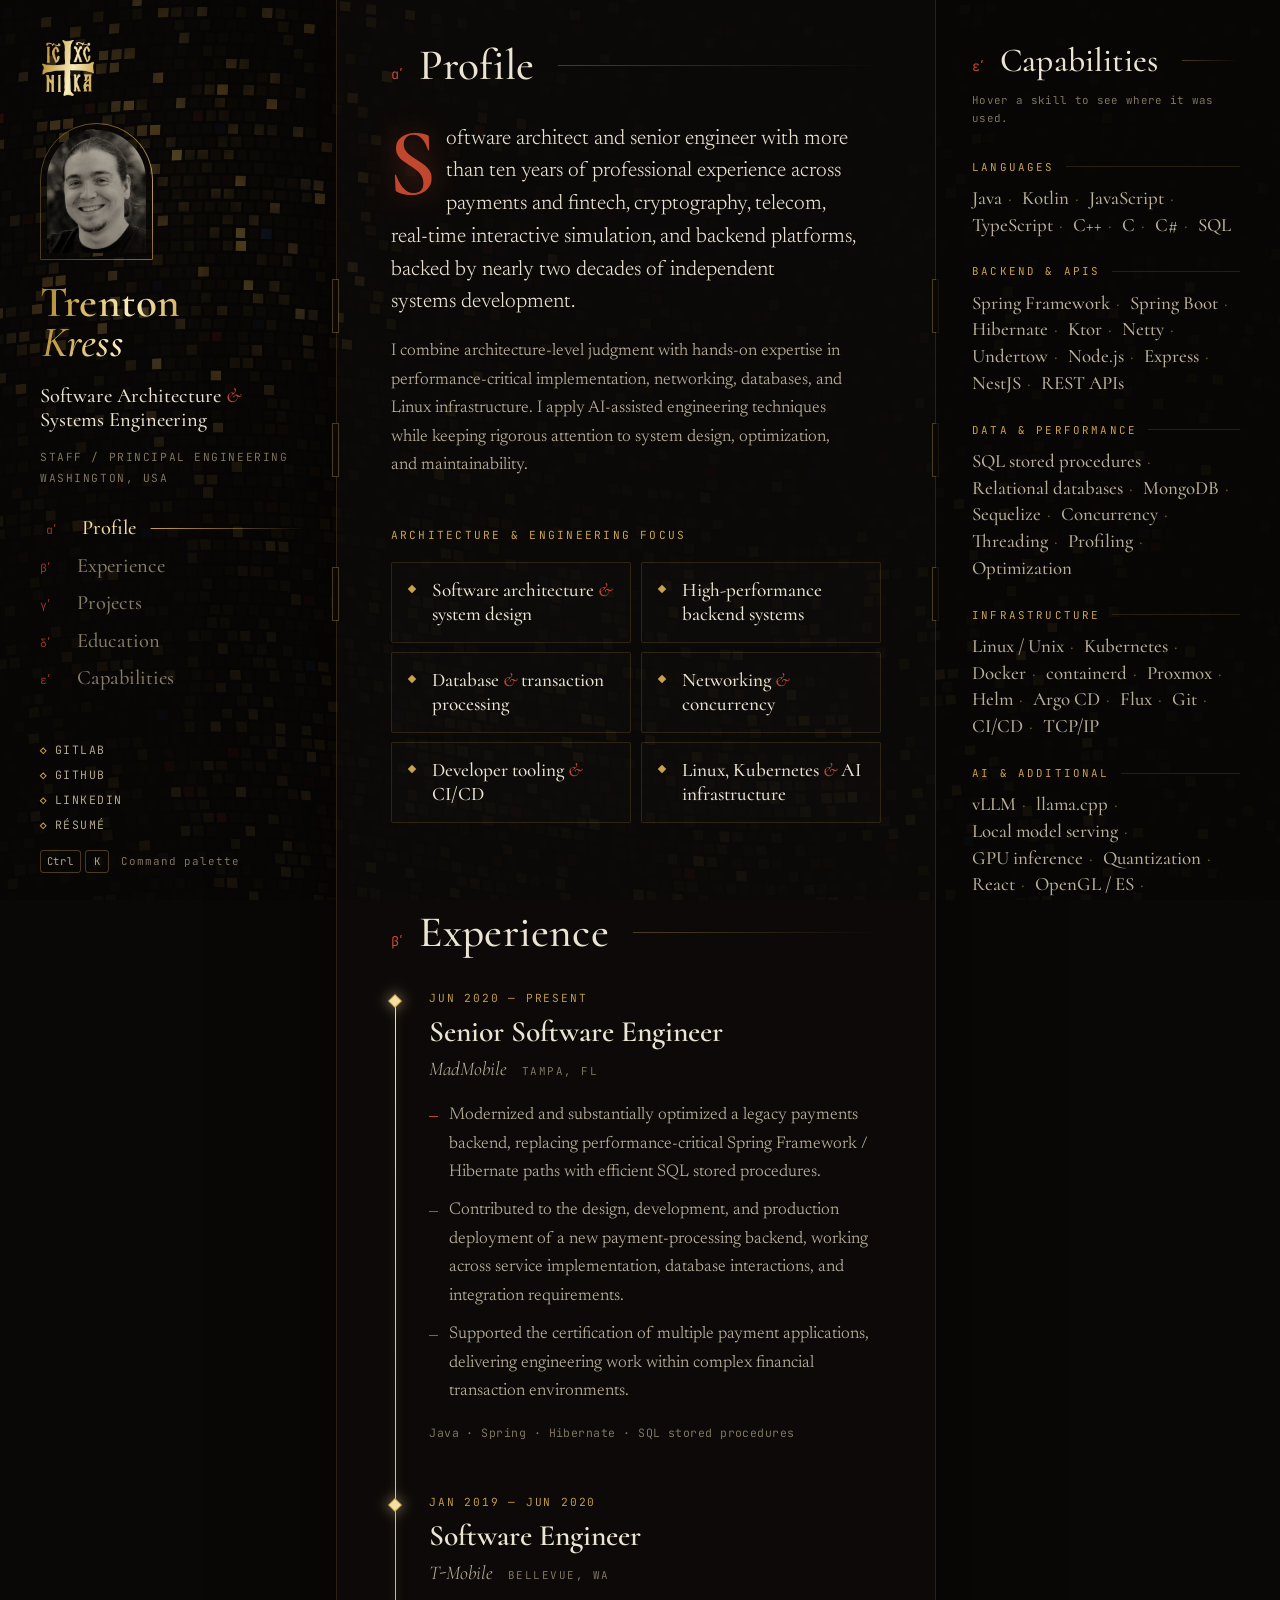
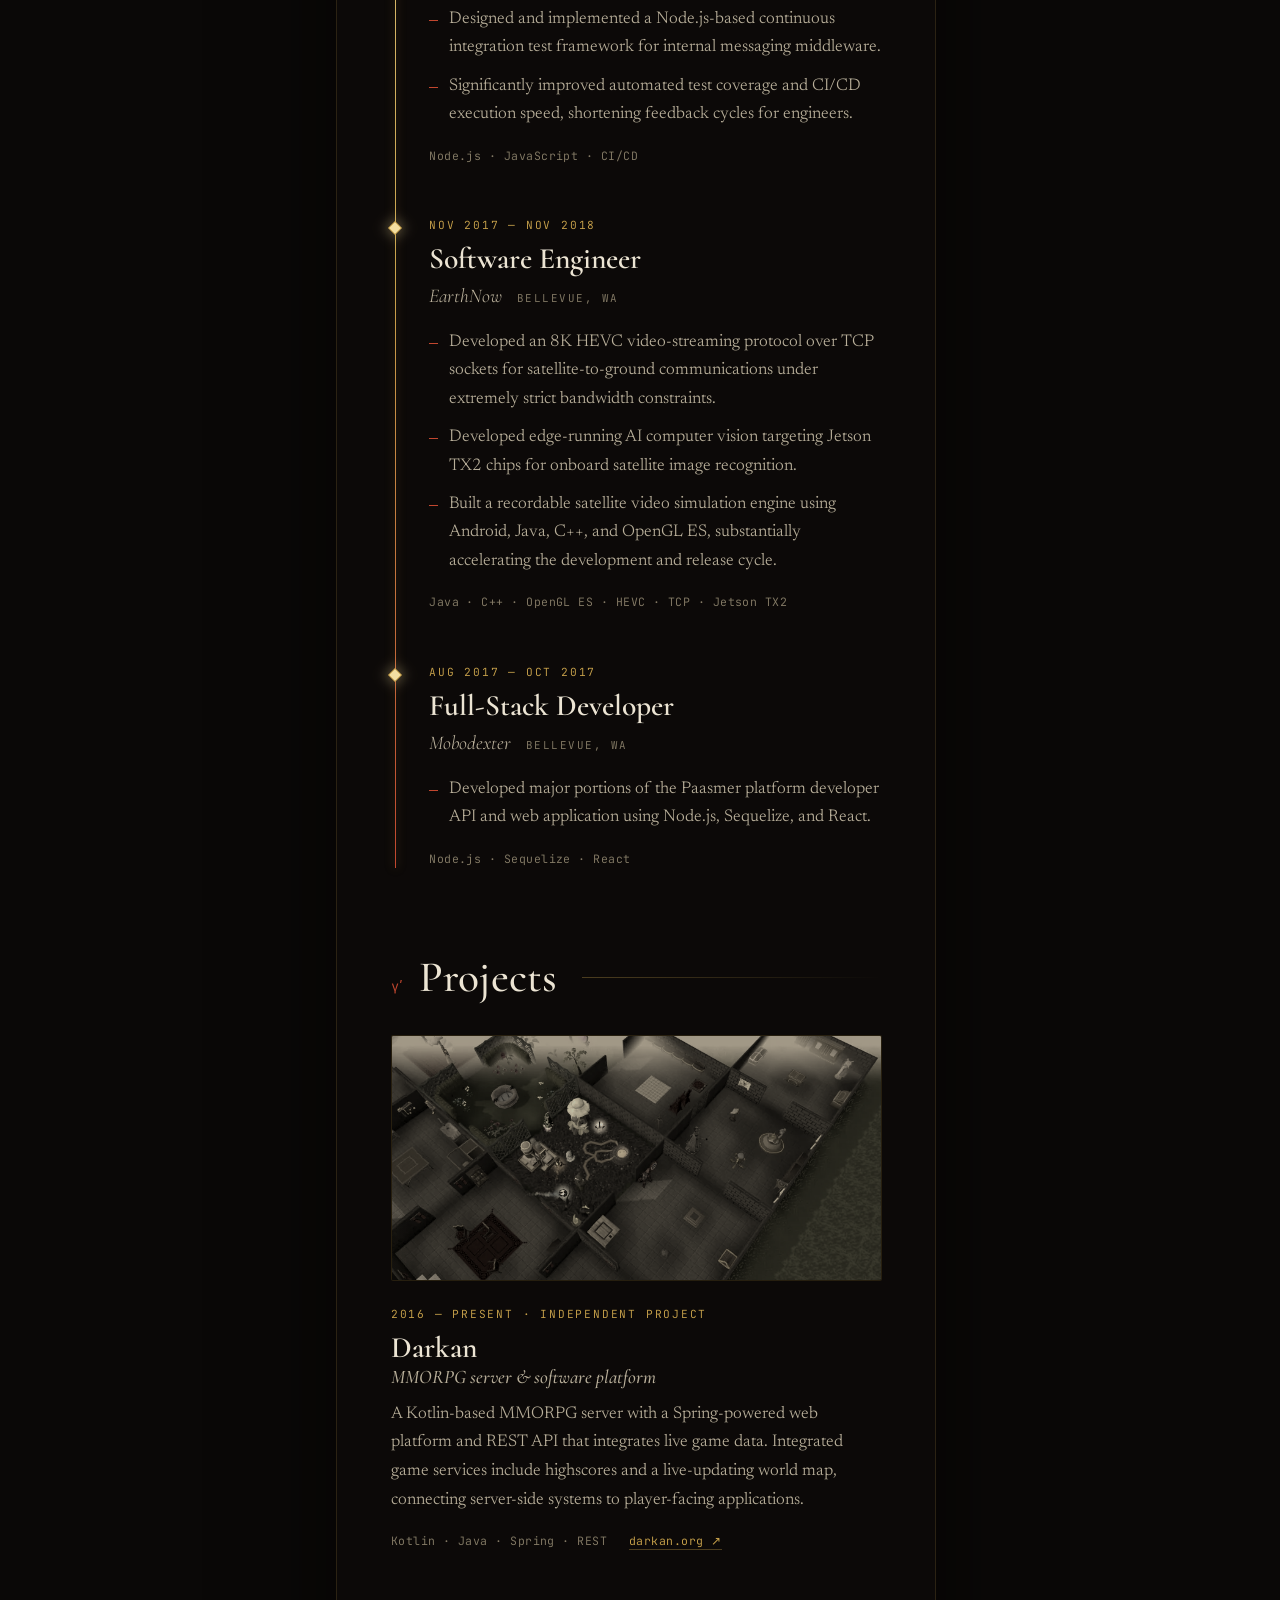
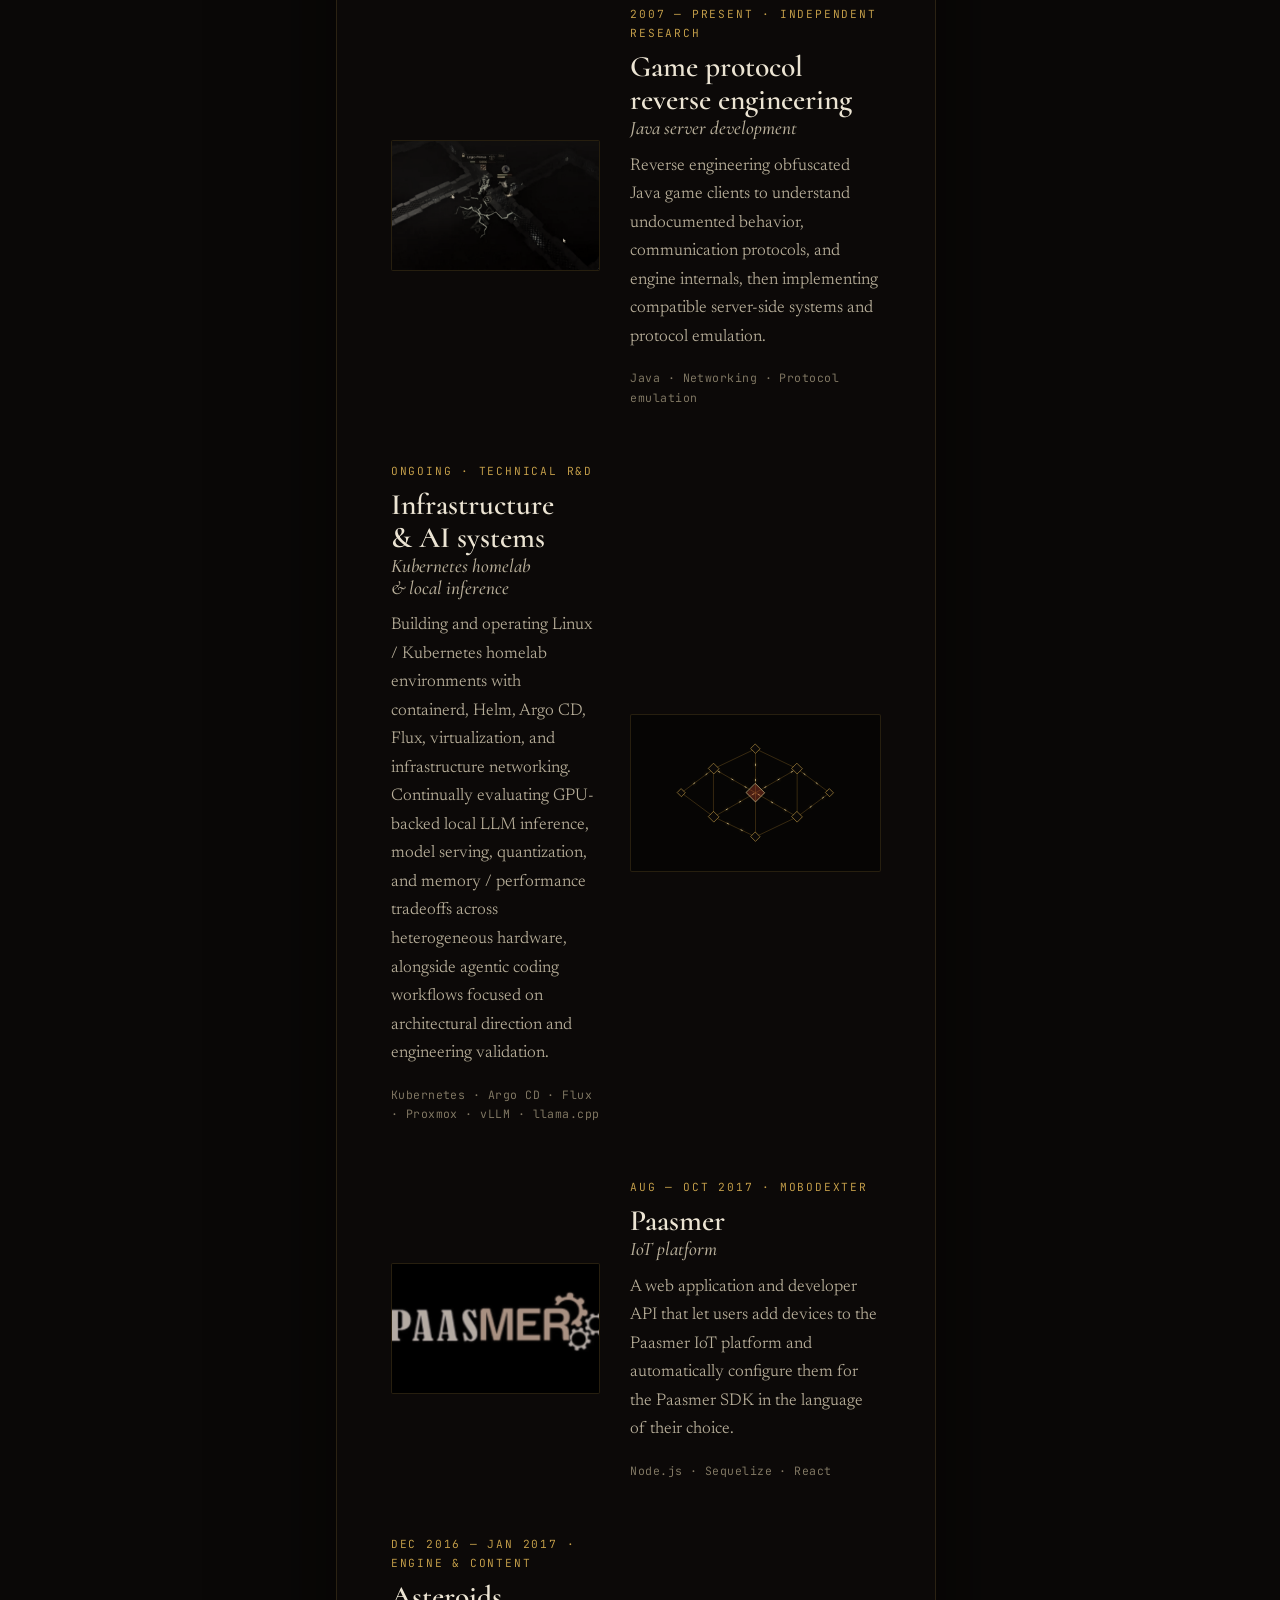
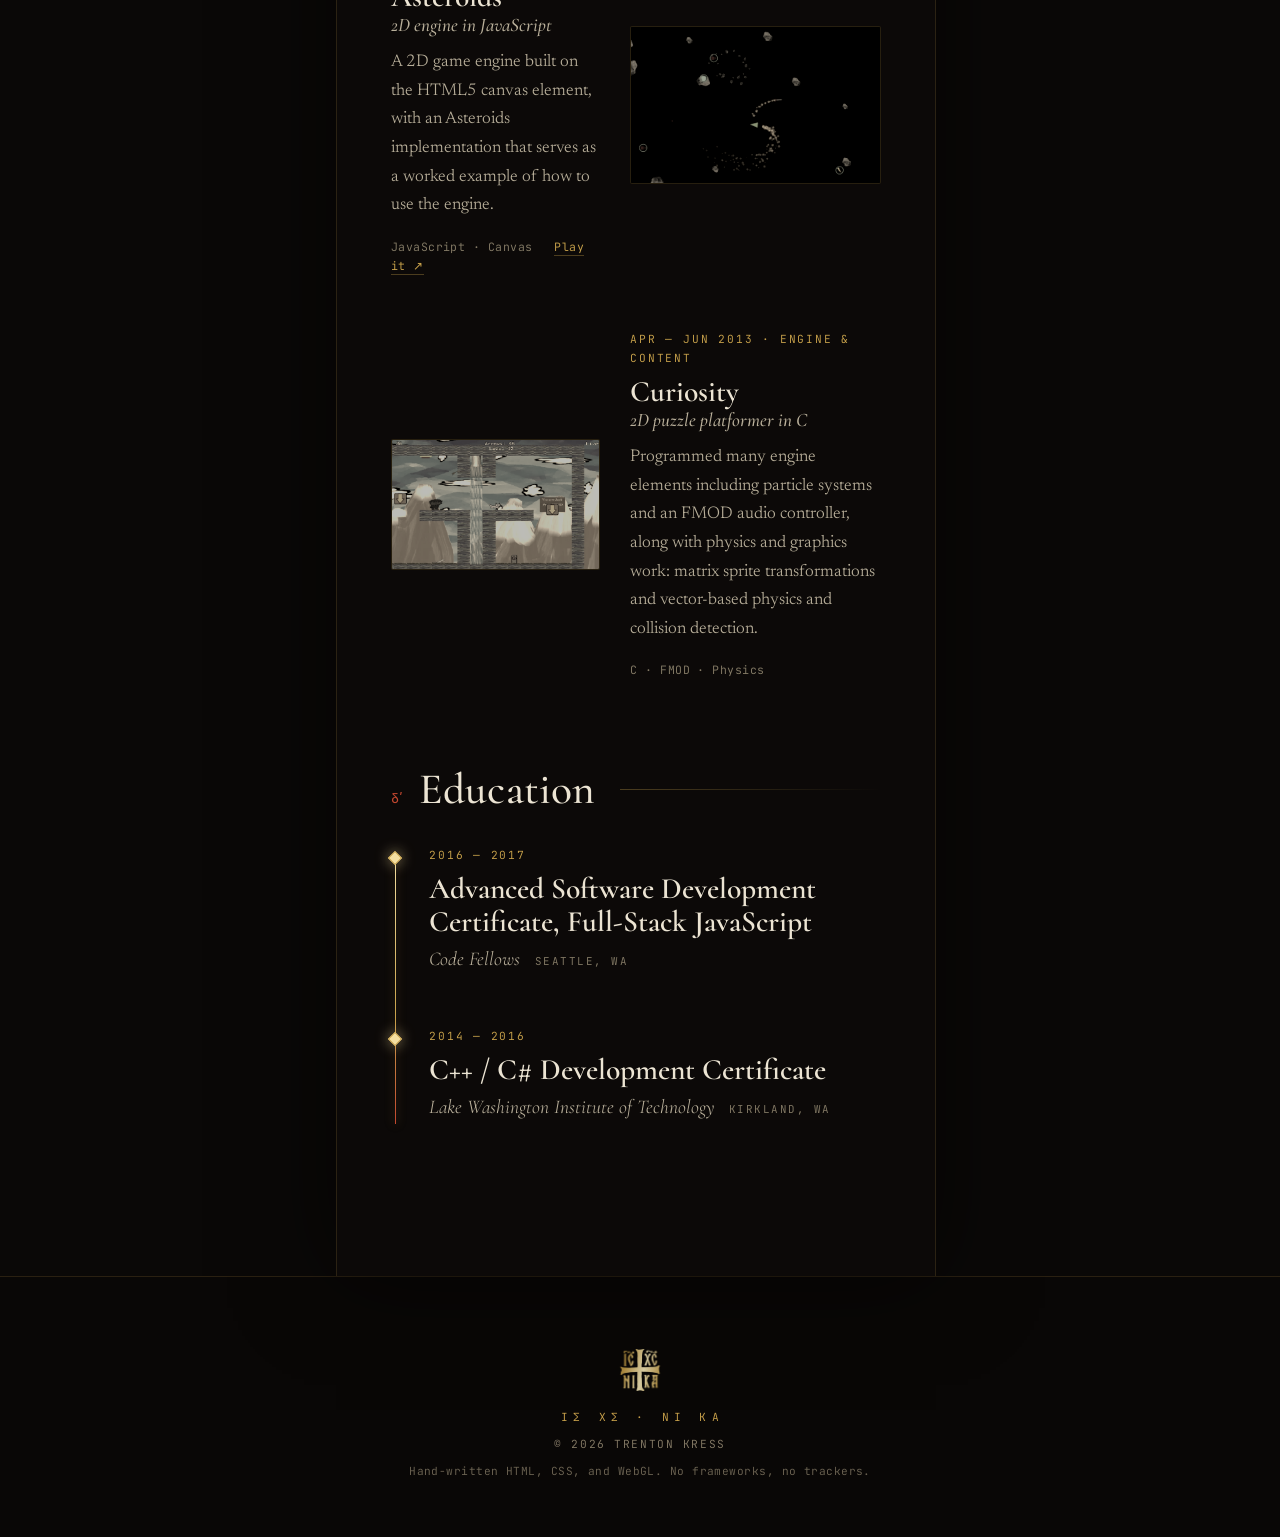
<file: index.html>
<!DOCTYPE html>
<html lang="en">

<head>
  <meta charset="utf-8">
  <meta name="viewport" content="width=device-width, initial-scale=1, viewport-fit=cover">
  <title>Trenton Kress — Software Architect &amp; Senior Software Engineer | Java, Kotlin, Backend Systems</title>
  <meta name="description" content="Trenton Kress is a software architect and senior software engineer with 10+ years across payments and fintech, telecom, satellite video, and high-performance backend systems in Java, Kotlin, C++, and Node.js.">
  <meta name="author" content="Trenton Kress">
  <meta name="robots" content="index, follow, max-image-preview:large, max-snippet:-1">
  <meta name="theme-color" content="#0a0807">
  <meta name="color-scheme" content="dark">
  <link rel="canonical" href="https://trentonkress.com/">

  <meta property="og:type" content="profile">
  <meta property="og:site_name" content="Trenton Kress">
  <meta property="og:locale" content="en_US">
  <meta property="og:url" content="https://trentonkress.com/">
  <meta property="og:title" content="Trenton Kress — Software Architecture &amp; Systems Engineering">
  <meta property="og:description" content="Software architect and senior engineer: payments and fintech, telecom, satellite video, game servers, and high-performance backend systems in Java, Kotlin, C++, and Node.js.">
  <meta property="og:image" content="https://trentonkress.com/assets/img/og.png">
  <meta property="og:image:width" content="1200">
  <meta property="og:image:height" content="630">
  <meta property="og:image:alt" content="Trenton Kress — Software Architecture and Systems Engineering">
  <meta property="profile:first_name" content="Trenton">
  <meta property="profile:last_name" content="Kress">
  <meta property="profile:username" content="titandino">

  <meta name="twitter:card" content="summary_large_image">
  <meta name="twitter:title" content="Trenton Kress — Software Architecture &amp; Systems Engineering">
  <meta name="twitter:description" content="Software architect and senior engineer: payments and fintech, telecom, satellite video, game servers, and high-performance backend systems.">
  <meta name="twitter:image" content="https://trentonkress.com/assets/img/og.png">
  <meta name="twitter:image:alt" content="Trenton Kress — Software Architecture and Systems Engineering">

  <link rel="me" href="https://gitlab.com/titandino">
  <link rel="me" href="https://github.com/titandino">
  <link rel="me" href="https://www.linkedin.com/in/trenton-kress">

  <link rel="icon" href="/favicon.ico" sizes="any">
  <link rel="icon" type="image/png" sizes="192x192" href="/assets/img/icon-192.png">
  <link rel="apple-touch-icon" href="/apple-touch-icon.png">
  <link rel="manifest" href="/manifest.json">

  <link rel="preload" href="/assets/fonts/cormorant.woff2" as="font" type="font/woff2" crossorigin>
  <link rel="preload" href="/assets/fonts/newsreader.woff2" as="font" type="font/woff2" crossorigin>
  <link rel="preload" href="/assets/fonts/jetbrains-mono.woff2" as="font" type="font/woff2" crossorigin>
  <link rel="stylesheet" href="/css/global.css">
  <script>document.documentElement.classList.add('js')</script>

  <script type="application/ld+json">
  {
    "@context": "https://schema.org",
    "@graph": [
      {
        "@type": "WebSite",
        "@id": "https://trentonkress.com/#website",
        "url": "https://trentonkress.com/",
        "name": "Trenton Kress",
        "description": "Portfolio and digital résumé of Trenton Kress, software architect and senior software engineer.",
        "inLanguage": "en-US",
        "publisher": { "@id": "https://trentonkress.com/#person" }
      },
      {
        "@type": "ProfilePage",
        "@id": "https://trentonkress.com/#profilepage",
        "url": "https://trentonkress.com/",
        "name": "Trenton Kress — Software Architect & Senior Software Engineer",
        "isPartOf": { "@id": "https://trentonkress.com/#website" },
        "about": { "@id": "https://trentonkress.com/#person" },
        "mainEntity": { "@id": "https://trentonkress.com/#person" },
        "primaryImageOfPage": "https://trentonkress.com/assets/img/og.png",
        "dateModified": "2026-11-18",
        "inLanguage": "en-US"
      },
      {
        "@type": "Person",
        "@id": "https://trentonkress.com/#person",
        "name": "Trenton Kress",
        "givenName": "Trenton",
        "familyName": "Kress",
        "alternateName": "titandino",
        "url": "https://trentonkress.com/",
        "image": "https://trentonkress.com/assets/img/trenton-kress.jpg",
        "jobTitle": "Senior Software Engineer",
        "description": "Software architect and senior engineer with 10+ years of professional experience across payments and fintech, cryptography, telecom, real-time interactive simulation, and backend platforms.",
        "address": { "@type": "PostalAddress", "addressRegion": "WA", "addressCountry": "US" },
        "worksFor": { "@type": "Organization", "name": "MadMobile" },
        "alumniOf": [
          { "@type": "EducationalOrganization", "name": "Code Fellows" },
          { "@type": "CollegeOrUniversity", "name": "Lake Washington Institute of Technology" }
        ],
        "hasCredential": [
          { "@type": "EducationalOccupationalCredential", "name": "Advanced Software Development Certificate, Full-Stack JavaScript", "credentialCategory": "certificate" },
          { "@type": "EducationalOccupationalCredential", "name": "C++ / C# Development Certificate", "credentialCategory": "certificate" }
        ],
        "knowsAbout": [
          "Software architecture", "System design", "High-performance backend systems", "Payment processing",
          "Database and transaction processing", "Networking and concurrency", "Reverse engineering",
          "Java", "Kotlin", "JavaScript", "TypeScript", "C++", "C", "C#", "SQL",
          "Spring Boot", "Hibernate", "Ktor", "Netty", "Node.js", "NestJS", "React",
          "Linux", "Kubernetes", "Docker", "Argo CD", "Flux", "CI/CD",
          "Local LLM inference", "vLLM", "llama.cpp", "OpenGL ES", "HEVC video streaming"
        ],
        "sameAs": [
          "https://gitlab.com/titandino",
          "https://github.com/titandino",
          "https://www.linkedin.com/in/trenton-kress"
        ]
      }
    ]
  }
  </script>
</head>

<body>
  <a class="skip" href="#profile">Skip to content</a>
  <canvas id="mosaic" aria-hidden="true"></canvas>

  <div class="triptych">
    <header class="wing wing-identity">
      <div class="identity">
        <span class="sigil" role="img" aria-label="IC XC NIKA — Jesus Christ Conquers"></span>
        <figure class="niche gild">
          <img src="/assets/img/selfie.webp" width="269" height="299" alt="Portrait of Trenton Kress" fetchpriority="high" decoding="async">
        </figure>
        <h1 class="leaf">Trenton <span>Kress</span></h1>
        <p class="office">Software Architecture <i>&amp;</i> Systems Engineering</p>
        <p class="locus">Staff / Principal Engineering<br>Washington, USA</p>
      </div>

      <nav class="sections" aria-label="Sections">
        <ol>
          <li><a href="#profile" data-spy="profile"><span class="num" aria-hidden="true">αʹ</span>Profile</a></li>
          <li><a href="#experience" data-spy="experience"><span class="num" aria-hidden="true">βʹ</span>Experience</a></li>
          <li><a href="#projects" data-spy="projects"><span class="num" aria-hidden="true">γʹ</span>Projects</a></li>
          <li><a href="#education" data-spy="education"><span class="num" aria-hidden="true">δʹ</span>Education</a></li>
          <li><a href="#capabilities" data-spy="capabilities"><span class="num" aria-hidden="true">εʹ</span>Capabilities</a></li>
        </ol>
      </nav>

      <div class="elsewhere">
        <ul class="links">
          <li><a href="https://gitlab.com/titandino" target="_blank" rel="me noopener">GitLab</a></li>
          <li><a href="https://github.com/titandino" target="_blank" rel="me noopener">GitHub</a></li>
          <li><a href="https://www.linkedin.com/in/trenton-kress" target="_blank" rel="me noopener">LinkedIn</a></li>
          <li><a href="https://drive.google.com/file/d/19GOUde92zU4j8xA2kPkXCQIMkXFKGWsH/view?usp=sharing" target="_blank" rel="noopener">Résumé</a></li>
        </ul>
        <button class="summon" type="button" aria-haspopup="dialog" aria-controls="palette">
          <kbd>Ctrl</kbd><kbd>K</kbd><span>Command palette</span>
        </button>
      </div>
    </header>

    <main id="content">
      <section id="profile" aria-labelledby="h-profile">
        <header class="rubric">
          <span class="num" aria-hidden="true">αʹ</span>
          <h2 id="h-profile">Profile</h2>
        </header>
        <p class="lede">Software architect and senior engineer with more than ten years of professional experience across payments and fintech, cryptography, telecom, real-time interactive simulation, and backend platforms, backed by nearly two decades of independent systems development.</p>
        <p>I combine architecture-level judgment with hands-on expertise in performance-critical implementation, networking, databases, and Linux infrastructure. I apply AI-assisted engineering techniques while keeping rigorous attention to system design, optimization, and maintainability.</p>

        <h3 class="minor reveal">Architecture &amp; engineering focus</h3>
        <ul class="focus">
          <li class="gild reveal">Software architecture <i>&amp;</i> system design</li>
          <li class="gild reveal">High-performance backend systems</li>
          <li class="gild reveal">Database <i>&amp;</i> transaction processing</li>
          <li class="gild reveal">Networking <i>&amp;</i> concurrency</li>
          <li class="gild reveal">Developer tooling <i>&amp;</i> CI/CD</li>
          <li class="gild reveal">Linux, Kubernetes <i>&amp;</i> AI infrastructure</li>
        </ul>
      </section>

      <section id="experience" aria-labelledby="h-experience">
        <header class="rubric">
          <span class="num" aria-hidden="true">βʹ</span>
          <h2 id="h-experience">Experience</h2>
        </header>

        <ol class="thread">
          <li class="entry reveal" tabindex="0" data-name="MadMobile" data-uses="java spring hibernate sql procs rdb rest profiling">
            <p class="when"><time datetime="2020-06">Jun 2020</time> — Present</p>
            <h3>Senior Software Engineer</h3>
            <p class="where">MadMobile <span>Tampa, FL</span></p>
            <ul>
              <li>Modernized and substantially optimized a legacy payments backend, replacing performance-critical Spring Framework / Hibernate paths with efficient SQL stored procedures.</li>
              <li>Contributed to the design, development, and production deployment of a new payment-processing backend, working across service implementation, database interactions, and integration requirements.</li>
              <li>Supported the certification of multiple payment applications, delivering engineering work within complex financial transaction environments.</li>
            </ul>
            <p class="stack">Java · Spring · Hibernate · SQL stored procedures</p>
          </li>

          <li class="entry reveal" tabindex="0" data-name="T-Mobile" data-uses="node js cicd git">
            <p class="when"><time datetime="2019-01">Jan 2019</time> — <time datetime="2020-06">Jun 2020</time></p>
            <h3>Software Engineer</h3>
            <p class="where">T-Mobile <span>Bellevue, WA</span></p>
            <ul>
              <li>Designed and implemented a Node.js-based continuous integration test framework for internal messaging middleware.</li>
              <li>Significantly improved automated test coverage and CI/CD execution speed, shortening feedback cycles for engineers.</li>
            </ul>
            <p class="stack">Node.js · JavaScript · CI/CD</p>
          </li>

          <li class="entry reveal" tabindex="0" data-name="EarthNow" data-uses="java cpp opengl hevc tcp concurrency gpu linux">
            <p class="when"><time datetime="2017-11">Nov 2017</time> — <time datetime="2018-11">Nov 2018</time></p>
            <h3>Software Engineer</h3>
            <p class="where">EarthNow <span>Bellevue, WA</span></p>
            <ul>
              <li>Developed an 8K HEVC video-streaming protocol over TCP sockets for satellite-to-ground communications under extremely strict bandwidth constraints.</li>
              <li>Developed edge-running AI computer vision targeting Jetson TX2 chips for onboard satellite image recognition.</li>
              <li>Built a recordable satellite video simulation engine using Android, Java, C++, and OpenGL ES, substantially accelerating the development and release cycle.</li>
            </ul>
            <p class="stack">Java · C++ · OpenGL ES · HEVC · TCP · Jetson TX2</p>
          </li>

          <li class="entry reveal" tabindex="0" data-name="Mobodexter" data-uses="node js sequelize react rest">
            <p class="when"><time datetime="2017-08">Aug 2017</time> — <time datetime="2017-10">Oct 2017</time></p>
            <h3>Full-Stack Developer</h3>
            <p class="where">Mobodexter <span>Bellevue, WA</span></p>
            <ul>
              <li>Developed major portions of the Paasmer platform developer API and web application using Node.js, Sequelize, and React.</li>
            </ul>
            <p class="stack">Node.js · Sequelize · React</p>
          </li>
        </ol>
      </section>

      <section id="projects" aria-labelledby="h-projects">
        <header class="rubric">
          <span class="num" aria-hidden="true">γʹ</span>
          <h2 id="h-projects">Projects</h2>
        </header>

        <article class="work work-major reveal" tabindex="0" data-name="Darkan" data-uses="kotlin java spring rest tcp concurrency">
          <figure class="plate gild">
            <img src="/assets/img/darkan.webp" width="800" height="400" alt="In-game view of a player-owned house in Darkan, an MMORPG server" loading="lazy" decoding="async">
          </figure>
          <div class="work-text">
            <p class="when"><time datetime="2016">2016</time> — Present · Independent project</p>
            <h3>Darkan <span>MMORPG server &amp; software platform</span></h3>
            <p>A Kotlin-based MMORPG server with a Spring-powered web platform and REST API that integrates live game data. Integrated game services include highscores and a live-updating world map, connecting server-side systems to player-facing applications.</p>
            <p class="stack">Kotlin · Java · Spring · REST <a href="https://darkan.org" target="_blank" rel="noopener">darkan.org</a></p>
          </div>
        </article>

        <article class="work reveal" tabindex="0" data-name="Protocol reverse engineering" data-uses="java tcp concurrency">
          <figure class="plate gild">
            <img src="/assets/img/runescape.webp" width="800" height="400" alt="Game client connected to a custom emulated Java game server" loading="lazy" decoding="async">
          </figure>
          <div class="work-text">
            <p class="when"><time datetime="2007">2007</time> — Present · Independent research</p>
            <h3>Game protocol reverse engineering <span>Java server development</span></h3>
            <p>Reverse engineering obfuscated Java game clients to understand undocumented behavior, communication protocols, and engine internals, then implementing compatible server-side systems and protocol emulation.</p>
            <p class="stack">Java · Networking · Protocol emulation</p>
          </div>
        </article>

        <article class="work reveal" tabindex="0" data-name="Infrastructure &amp; AI systems" data-uses="linux k8s docker containerd proxmox helm argo flux vllm llamacpp serving gpu quant">
          <figure class="plate plate-drawn gild" aria-hidden="true">
            <svg viewBox="0 0 400 250" fill="none" stroke-linecap="round">
              <g class="mesh">
                <path d="M200 125 L110 73 M200 125 L290 73 M200 125 L110 177 M200 125 L290 177 M200 125 L200 30 M200 125 L200 220 M110 73 L200 30 L290 73 L290 177 L200 220 L110 177 Z M110 73 L40 125 L110 177 M290 73 L360 125 L290 177"/>
              </g>
              <g class="flow">
                <path d="M40 125 L110 73 L200 125 L290 177 L360 125"/>
                <path d="M200 30 L200 125 L110 177 L200 220"/>
                <path d="M360 125 L290 73 L200 125"/>
              </g>
              <g class="nodes">
                <rect x="186" y="111" width="28" height="28" transform="rotate(45 200 125)"/>
                <rect x="102" y="65" width="16" height="16" transform="rotate(45 110 73)"/>
                <rect x="282" y="65" width="16" height="16" transform="rotate(45 290 73)"/>
                <rect x="102" y="169" width="16" height="16" transform="rotate(45 110 177)"/>
                <rect x="282" y="169" width="16" height="16" transform="rotate(45 290 177)"/>
                <rect x="193" y="23" width="14" height="14" transform="rotate(45 200 30)"/>
                <rect x="193" y="213" width="14" height="14" transform="rotate(45 200 220)"/>
                <rect x="34" y="119" width="12" height="12" transform="rotate(45 40 125)"/>
                <rect x="354" y="119" width="12" height="12" transform="rotate(45 360 125)"/>
              </g>
            </svg>
          </figure>
          <div class="work-text">
            <p class="when">Ongoing · Technical R&amp;D</p>
            <h3>Infrastructure &amp; AI systems <span>Kubernetes homelab &amp; local inference</span></h3>
            <p>Building and operating Linux / Kubernetes homelab environments with containerd, Helm, Argo CD, Flux, virtualization, and infrastructure networking. Continually evaluating GPU-backed local LLM inference, model serving, quantization, and memory / performance tradeoffs across heterogeneous hardware, alongside agentic coding workflows focused on architectural direction and engineering validation.</p>
            <p class="stack">Kubernetes · Argo CD · Flux · Proxmox · vLLM · llama.cpp</p>
          </div>
        </article>

        <article class="work reveal" tabindex="0" data-name="Paasmer" data-uses="node js sequelize react rest">
          <figure class="plate plate-light gild">
            <img src="/assets/img/paasmer.webp" width="800" height="400" alt="Paasmer IoT platform web application" loading="lazy" decoding="async">
          </figure>
          <div class="work-text">
            <p class="when"><time datetime="2017-08">Aug</time> — <time datetime="2017-10">Oct 2017</time> · Mobodexter</p>
            <h3>Paasmer <span>IoT platform</span></h3>
            <p>A web application and developer API that let users add devices to the Paasmer IoT platform and automatically configure them for the Paasmer SDK in the language of their choice.</p>
            <p class="stack">Node.js · Sequelize · React</p>
          </div>
        </article>

        <article class="work reveal" tabindex="0" data-name="Asteroids" data-uses="js">
          <figure class="plate gild">
            <img src="/assets/img/asteroids.webp" width="800" height="400" alt="Asteroids game running on a custom 2D JavaScript canvas engine" loading="lazy" decoding="async">
          </figure>
          <div class="work-text">
            <p class="when"><time datetime="2016-12">Dec 2016</time> — <time datetime="2017-01">Jan 2017</time> · Engine &amp; content</p>
            <h3>Asteroids <span>2D engine in JavaScript</span></h3>
            <p>A 2D game engine built on the HTML5 canvas element, with an Asteroids implementation that serves as a worked example of how to use the engine.</p>
            <p class="stack">JavaScript · Canvas <a href="/asteroids/">Play it</a></p>
          </div>
        </article>

        <article class="work reveal" tabindex="0" data-name="Curiosity" data-uses="c">
          <figure class="plate gild">
            <img src="/assets/img/curiosity.webp" width="800" height="400" alt="Curiosity, a 2D puzzle platformer written in C" loading="lazy" decoding="async">
          </figure>
          <div class="work-text">
            <p class="when"><time datetime="2013-04">Apr</time> — <time datetime="2013-06">Jun 2013</time> · Engine &amp; content</p>
            <h3>Curiosity <span>2D puzzle platformer in C</span></h3>
            <p>Programmed many engine elements including particle systems and an FMOD audio controller, along with physics and graphics work: matrix sprite transformations and vector-based physics and collision detection.</p>
            <p class="stack">C · FMOD · Physics</p>
          </div>
        </article>
      </section>

      <section id="education" aria-labelledby="h-education">
        <header class="rubric">
          <span class="num" aria-hidden="true">δʹ</span>
          <h2 id="h-education">Education</h2>
        </header>
        <ol class="thread">
          <li class="entry reveal">
            <p class="when"><time datetime="2016">2016</time> — <time datetime="2017">2017</time></p>
            <h3>Advanced Software Development Certificate, Full-Stack JavaScript</h3>
            <p class="where">Code Fellows <span>Seattle, WA</span></p>
          </li>
          <li class="entry reveal">
            <p class="when"><time datetime="2014">2014</time> — <time datetime="2016">2016</time></p>
            <h3>C++ / C# Development Certificate</h3>
            <p class="where">Lake Washington Institute of Technology <span>Kirkland, WA</span></p>
          </li>
        </ol>
      </section>
    </main>

    <aside class="wing wing-craft" id="capabilities" aria-labelledby="h-capabilities">
      <header class="rubric">
        <span class="num" aria-hidden="true">εʹ</span>
        <h2 id="h-capabilities">Capabilities</h2>
      </header>
      <p class="gloss" id="gloss" aria-live="polite">Hover a skill to see where it was used.</p>

      <h3>Languages</h3>
      <ul class="craft">
        <li data-skill="java">Java</li>
        <li data-skill="kotlin">Kotlin</li>
        <li data-skill="js">JavaScript</li>
        <li data-skill="ts">TypeScript</li>
        <li data-skill="cpp">C++</li>
        <li data-skill="c">C</li>
        <li data-skill="csharp">C#</li>
        <li data-skill="sql">SQL</li>
      </ul>

      <h3>Backend &amp; APIs</h3>
      <ul class="craft">
        <li data-skill="spring">Spring Framework</li>
        <li data-skill="spring">Spring Boot</li>
        <li data-skill="hibernate">Hibernate</li>
        <li data-skill="ktor">Ktor</li>
        <li data-skill="netty">Netty</li>
        <li data-skill="undertow">Undertow</li>
        <li data-skill="node">Node.js</li>
        <li data-skill="express">Express</li>
        <li data-skill="nest">NestJS</li>
        <li data-skill="rest">REST APIs</li>
      </ul>

      <h3>Data &amp; performance</h3>
      <ul class="craft">
        <li data-skill="procs">SQL stored procedures</li>
        <li data-skill="rdb">Relational databases</li>
        <li data-skill="mongo">MongoDB</li>
        <li data-skill="sequelize">Sequelize</li>
        <li data-skill="concurrency">Concurrency</li>
        <li data-skill="concurrency">Threading</li>
        <li data-skill="profiling">Profiling</li>
        <li data-skill="profiling">Optimization</li>
      </ul>

      <h3>Infrastructure</h3>
      <ul class="craft">
        <li data-skill="linux">Linux / Unix</li>
        <li data-skill="k8s">Kubernetes</li>
        <li data-skill="docker">Docker</li>
        <li data-skill="containerd">containerd</li>
        <li data-skill="proxmox">Proxmox</li>
        <li data-skill="helm">Helm</li>
        <li data-skill="argo">Argo CD</li>
        <li data-skill="flux">Flux</li>
        <li data-skill="git">Git</li>
        <li data-skill="cicd">CI/CD</li>
        <li data-skill="tcp">TCP/IP</li>
      </ul>

      <h3>AI &amp; additional</h3>
      <ul class="craft">
        <li data-skill="vllm">vLLM</li>
        <li data-skill="llamacpp">llama.cpp</li>
        <li data-skill="serving">Local model serving</li>
        <li data-skill="gpu">GPU inference</li>
        <li data-skill="quant">Quantization</li>
        <li data-skill="react">React</li>
        <li data-skill="opengl">OpenGL / ES</li>
        <li data-skill="hevc">HEVC streaming</li>
      </ul>
    </aside>
  </div>

  <footer class="colophon">
    <span class="sigil" aria-hidden="true"></span>
    <p class="nika" lang="el" aria-hidden="true">ΙΣ ΧΣ · ΝΙ ΚΑ</p>
    <p>&copy; 2026 Trenton Kress</p>
    <p class="fine">Hand-written HTML, CSS, and WebGL. No frameworks, no trackers.</p>
  </footer>

  <dialog id="palette" aria-label="Command palette">
    <form method="dialog">
      <input type="text" id="palette-input" placeholder="Go to, open…" autocomplete="off" spellcheck="false" aria-label="Search commands" aria-controls="palette-list">
      <ul id="palette-list" role="listbox"></ul>
      <p class="palette-keys"><kbd>↑</kbd><kbd>↓</kbd> move <kbd>↵</kbd> select <kbd>Esc</kbd> close</p>
    </form>
  </dialog>

  <script src="/js/script.js" defer></script>
</body>

</html>
</file>
<file: css/global.css>
@font-face {
  font-family: 'Cormorant';
  src: url('/assets/fonts/cormorant.woff2') format('woff2');
  font-weight: 300 700;
  font-style: normal;
  font-display: swap;
}

@font-face {
  font-family: 'Cormorant';
  src: url('/assets/fonts/cormorant-italic.woff2') format('woff2');
  font-weight: 300 700;
  font-style: italic;
  font-display: swap;
}

@font-face {
  font-family: 'Newsreader';
  src: url('/assets/fonts/newsreader.woff2') format('woff2');
  font-weight: 300 600;
  font-style: normal;
  font-display: swap;
}

@font-face {
  font-family: 'JetBrains Mono';
  src: url('/assets/fonts/jetbrains-mono.woff2') format('woff2');
  font-weight: 300 600;
  font-style: normal;
  font-display: swap;
  unicode-range: U+0000-00FF, U+0131, U+0152-0153, U+02BB-02BC, U+02C6, U+02DA, U+02DC, U+2000-206F, U+20AC, U+2122, U+2191, U+2193, U+21B5, U+2212, U+2215, U+FEFF, U+FFFD;
}

@font-face {
  font-family: 'JetBrains Mono';
  src: url('/assets/fonts/jetbrains-mono-greek.woff2') format('woff2');
  font-weight: 300 600;
  font-style: normal;
  font-display: swap;
  unicode-range: U+0370-0377, U+037A-037F, U+0384-038A, U+038C, U+038E-03A1, U+03A3-03FF;
}

:root {
  --ground: #0a0807;
  --panel: rgba(13, 11, 9, 0.9);
  --veil: rgba(10, 8, 7, 0.74);
  --ink: #ece4d3;
  --ink-2: #b9af9a;
  --ink-3: #857b66;
  --gold: #c9a24b;
  --gold-hi: #f4dfa2;
  --gold-lo: #6f5420;
  --rubric: #c2472f;
  --line: rgba(201, 162, 75, 0.17);
  --line-2: rgba(201, 162, 75, 0.34);
  --leaf: linear-gradient(105deg, #7d5f22 0%, #c9a24b 18%, #fbeebd 34%, #c9a24b 50%, #7d5f22 66%, #e6c877 82%, #9a7a30 100%);

  --display: 'Cormorant', 'Cormorant Garamond', Garamond, 'Times New Roman', serif;
  --text: 'Newsreader', Georgia, 'Times New Roman', serif;
  --mono: 'JetBrains Mono', ui-monospace, 'Cascadia Code', Menlo, Consolas, monospace;

  --px: 0.3;
  --ease: cubic-bezier(0.2, 0.7, 0.1, 1);
  color-scheme: dark;
}

*,
*::before,
*::after {
  box-sizing: border-box;
  margin: 0;
  padding: 0;
}

html {
  scroll-behavior: smooth;
  scroll-padding-top: 2rem;
  -webkit-text-size-adjust: 100%;
  text-size-adjust: 100%;
  background:
    radial-gradient(120% 70% at 22% 0%, rgba(201, 162, 75, 0.07), transparent 60%),
    radial-gradient(90% 60% at 100% 100%, rgba(194, 71, 47, 0.05), transparent 60%),
    var(--ground);
  background-attachment: fixed;
  scrollbar-color: var(--gold-lo) var(--ground);
  scrollbar-width: thin;
}

body {
  min-height: 100dvh;
  color: var(--ink);
  font-family: var(--text);
  font-size: 1.0625rem;
  font-weight: 350;
  line-height: 1.68;
  font-optical-sizing: auto;
  text-rendering: optimizeLegibility;
  -webkit-font-smoothing: antialiased;
  overflow-x: clip;
}

::selection {
  background: rgba(201, 162, 75, 0.85);
  color: #120d04;
}

img,
svg {
  display: block;
  max-width: 100%;
  height: auto;
}

ul,
ol {
  list-style: none;
}

a {
  color: inherit;
  text-decoration: none;
}

button {
  font: inherit;
  color: inherit;
  background: none;
  border: 0;
  cursor: pointer;
}

:focus-visible {
  outline: 1px solid var(--gold-hi);
  outline-offset: 4px;
  border-radius: 2px;
}

.skip {
  position: fixed;
  top: 0.75rem;
  left: 0.75rem;
  z-index: 20;
  padding: 0.5rem 0.9rem;
  background: var(--gold);
  color: #120d04;
  font-family: var(--mono);
  font-size: 0.8rem;
  transform: translateY(-300%);
}

.skip:focus {
  transform: none;
}

#mosaic {
  position: fixed;
  inset: 0;
  width: 100%;
  height: 100%;
  z-index: -1;
  pointer-events: none;
  opacity: 0;
  transition: opacity 1.6s ease;
}

#mosaic.lit {
  opacity: 1;
}

.triptych {
  display: grid;
  grid-template-columns: minmax(17rem, 21rem) minmax(0, 1fr) minmax(17rem, 21.5rem);
  max-width: 96rem;
  margin: 0 auto;
}

.wing {
  position: sticky;
  top: 0;
  align-self: start;
  height: 100dvh;
  overflow-y: auto;
  scrollbar-width: none;
  background: linear-gradient(var(--veil), var(--veil));
}

.wing::-webkit-scrollbar {
  display: none;
}

.wing-identity {
  display: flex;
  flex-direction: column;
  gap: clamp(0.9rem, 2.4dvh, 2.25rem);
  padding: clamp(1.5rem, 4.4dvh, 2.75rem) 2.25rem clamp(1.2rem, 3dvh, 2rem) 2.5rem;
}

.wing-craft {
  padding: 2.75rem 2.5rem 2.5rem 2.25rem;
}

main {
  position: relative;
  min-width: 0;
  padding: 2.75rem clamp(1.5rem, 4.2vw, 4.5rem) 4rem;
  background: var(--panel);
  border-inline: 1px solid var(--line);
  box-shadow: 0 0 90px rgba(0, 0, 0, 0.6);
}

main::before,
main::after {
  content: '';
  position: fixed;
  top: 50%;
  width: 7px;
  height: 3.4rem;
  margin-top: -1.7rem;
  border: 1px solid var(--line-2);
  background: var(--ground);
  box-shadow: 0 -9rem 0 -1px var(--ground), 0 -9rem 0 0 var(--line-2), 0 9rem 0 -1px var(--ground), 0 9rem 0 0 var(--line-2);
  pointer-events: none;
}

main::before {
  left: calc(var(--hinge-l, -99px) - 4px);
}

main::after {
  left: calc(var(--hinge-r, -99px) - 4px);
}

.sigil {
  display: block;
  width: 3.5rem;
  aspect-ratio: 1;
  background: var(--leaf);
  background-size: 260% 100%;
  background-position: calc(var(--px) * 100%) 0;
  -webkit-mask: url('/assets/img/icxc-mask.png') center / contain no-repeat;
  mask: url('/assets/img/icxc-mask.png') center / contain no-repeat;
  filter: drop-shadow(0 0 14px rgba(201, 162, 75, 0.25));
}

.identity {
  display: grid;
  justify-items: start;
}

.niche {
  position: relative;
  width: clamp(5.5rem, 12.5dvh, 9.25rem);
  margin: clamp(1rem, 3dvh, 1.9rem) 0 clamp(0.9rem, 2.6dvh, 1.6rem);
  padding: 6px;
  border: 1px solid var(--line-2);
  border-radius: 10rem 10rem 3px 3px;
}

.niche img {
  width: 100%;
  aspect-ratio: 4 / 5;
  object-fit: cover;
  object-position: 50% 20%;
  border-radius: 10rem 10rem 1px 1px;
  filter: grayscale(0.9) sepia(0.28) contrast(1.06) brightness(0.88);
  transition: filter 0.9s var(--ease);
}

.niche:hover img {
  filter: none;
}

.leaf {
  background: var(--leaf);
  background-size: 260% 100%;
  background-position: calc(var(--px) * 100%) 0;
  -webkit-background-clip: text;
  background-clip: text;
  color: transparent;
  -webkit-text-fill-color: transparent;
}

h1 {
  font-family: var(--display);
  font-weight: 600;
  font-size: clamp(2.7rem, 3.3vw, 3.4rem);
  line-height: 0.92;
  letter-spacing: 0.005em;
  padding-bottom: 0.08em;
}

h1 span {
  display: block;
  font-style: italic;
  font-weight: 500;
  padding-left: 0.04em;
}

.office {
  margin-top: 1.1rem;
  font-family: var(--display);
  font-size: 1.28rem;
  font-weight: 500;
  line-height: 1.2;
  color: var(--ink);
}

.office i,
.focus i {
  font-family: var(--display);
  font-style: italic;
  color: var(--rubric);
}

.locus {
  margin-top: 0.9rem;
  font-family: var(--mono);
  font-size: 0.7rem;
  letter-spacing: 0.14em;
  line-height: 1.9;
  text-transform: uppercase;
  color: var(--ink-3);
}

.num {
  font-family: var(--mono);
  font-weight: 400;
  color: var(--rubric);
}

.sections ol {
  display: grid;
  gap: 0.15rem;
}

.sections a {
  position: relative;
  display: flex;
  align-items: baseline;
  gap: 0.9rem;
  padding: clamp(0rem, 0.35dvh, 0.22rem) 0;
  font-family: var(--display);
  font-size: 1.28rem;
  line-height: 1.4;
  font-weight: 500;
  color: var(--ink-3);
  transition: color 0.35s, transform 0.5s var(--ease);
}

.sections .num {
  width: 1.4rem;
  font-size: 0.72rem;
  opacity: 0.75;
}

.sections a::after {
  content: '';
  flex: 1;
  height: 1px;
  align-self: center;
  background: linear-gradient(90deg, var(--gold), transparent);
  transform: scaleX(0);
  transform-origin: left;
  transition: transform 0.7s var(--ease);
}

.sections a:hover {
  color: var(--ink);
}

.sections a.here {
  color: var(--gold-hi);
  transform: translateX(0.35rem);
}

.sections a.here::after {
  transform: scaleX(1);
}

.elsewhere {
  margin-top: auto;
  display: grid;
  gap: clamp(0.7rem, 1.8dvh, 1.4rem);
}

.links {
  display: grid;
  gap: clamp(0.2rem, 0.6dvh, 0.5rem);
  font-family: var(--mono);
  font-size: 0.72rem;
  letter-spacing: 0.13em;
  text-transform: uppercase;
}

.links a {
  display: inline-flex;
  gap: 0.6rem;
  align-items: baseline;
  color: var(--ink-2);
  transition: color 0.3s;
}

.links a::before {
  content: '';
  width: 5px;
  height: 5px;
  transform: rotate(45deg) translateY(-1px);
  border: 1px solid var(--gold);
  transition: background 0.3s, box-shadow 0.3s;
}

.links a:hover {
  color: var(--gold-hi);
}

.links a:hover::before {
  background: var(--gold-hi);
  box-shadow: 0 0 10px var(--gold);
}

kbd {
  display: inline-block;
  min-width: 1.5rem;
  padding: 0.1rem 0.35rem;
  border: 1px solid var(--line-2);
  border-radius: 3px;
  font-family: var(--mono);
  font-size: 0.66rem;
  text-align: center;
  color: var(--ink-2);
}

.summon {
  display: inline-flex;
  align-items: center;
  gap: 0.3rem;
  justify-self: start;
  font-family: var(--mono);
  font-size: 0.68rem;
  letter-spacing: 0.08em;
  color: var(--ink-3);
  transition: color 0.3s;
}

.summon span {
  margin-left: 0.45rem;
}

.summon:hover {
  color: var(--gold-hi);
}

section {
  padding-bottom: 5.5rem;
}

.rubric {
  display: flex;
  align-items: baseline;
  gap: 1rem;
  margin-bottom: 2.2rem;
}

.rubric .num {
  font-size: 0.85rem;
}

.rubric::after {
  content: '';
  flex: 1;
  height: 1px;
  align-self: center;
  margin-left: 0.5rem;
  background: linear-gradient(90deg, var(--line-2), transparent);
}

h2 {
  font-family: var(--display);
  font-weight: 500;
  font-size: clamp(2.3rem, 3.4vw, 3.1rem);
  line-height: 1;
  letter-spacing: 0.005em;
  color: var(--ink);
}

.lede {
  font-size: 1.32rem;
  line-height: 1.55;
  font-weight: 330;
  color: var(--ink);
  text-wrap: pretty;
}

.lede::first-letter {
  float: left;
  margin: 0.06em 0.09em 0 -0.03em;
  font-family: var(--display);
  font-size: 4.55em;
  font-weight: 600;
  line-height: 0.74;
  color: var(--rubric);
  text-shadow: 0 0 28px rgba(194, 71, 47, 0.45);
}

.lede + p {
  margin-top: 1.2rem;
  color: var(--ink-2);
  text-wrap: pretty;
}

.minor {
  margin: 2.8rem 0 1.1rem;
  font-family: var(--mono);
  font-size: 0.7rem;
  font-weight: 400;
  letter-spacing: 0.2em;
  text-transform: uppercase;
  color: var(--gold);
}

.gild {
  position: relative;
  isolation: isolate;
}

.gild::after {
  content: '';
  position: absolute;
  inset: -1px;
  z-index: 2;
  padding: 1px;
  border-radius: inherit;
  background: radial-gradient(15rem circle at var(--lx, -40rem) var(--ly, -40rem), var(--gold-hi), rgba(201, 162, 75, 0.5) 35%, transparent 70%);
  -webkit-mask: linear-gradient(#000 0 0) content-box, linear-gradient(#000 0 0);
  -webkit-mask-composite: xor;
  mask: linear-gradient(#000 0 0) content-box exclude, linear-gradient(#000 0 0);
  pointer-events: none;
}

.focus {
  display: grid;
  grid-template-columns: repeat(auto-fit, minmax(15rem, 1fr));
  gap: 0.6rem;
}

.focus li {
  padding: 0.95rem 1.1rem 0.95rem 2.5rem;
  border: 1px solid var(--line);
  border-radius: 2px;
  background:
    radial-gradient(14rem circle at var(--lx, -40rem) var(--ly, -40rem), rgba(201, 162, 75, 0.09), transparent 70%),
    rgba(255, 244, 214, 0.012);
  font-family: var(--display);
  font-size: 1.2rem;
  font-weight: 500;
  line-height: 1.25;
}

.focus li::before {
  content: '';
  position: absolute;
  left: 1.1rem;
  top: 1.42rem;
  width: 6px;
  height: 6px;
  transform: rotate(45deg);
  background: var(--gold);
}

.thread {
  position: relative;
  display: grid;
  gap: 3.2rem;
  padding-left: 2.4rem;
}

.thread::before,
.thread::after {
  content: '';
  position: absolute;
  left: 4px;
  top: 0.5rem;
  bottom: 0;
  width: 1px;
  background: var(--line);
}

.thread::after {
  background: linear-gradient(var(--gold-hi), var(--gold) 60%, var(--rubric));
  box-shadow: 0 0 10px rgba(201, 162, 75, 0.55);
  transform-origin: top;
}

@supports (animation-timeline: view()) {
  .thread::after {
    animation: draw linear both;
    animation-timeline: view(block 45% 55%);
    animation-range: cover;
  }
}

@keyframes draw {
  from {
    transform: scaleY(0);
  }

  to {
    transform: scaleY(1);
  }
}

.entry {
  position: relative;
  outline-offset: 0.9rem;
  transition: opacity 0.5s;
}

.entry::before {
  content: '';
  position: absolute;
  z-index: 1;
  left: calc(-2.4rem - 0.5px);
  top: 0.45rem;
  width: 10px;
  height: 10px;
  transform: rotate(45deg);
  border: 1px solid var(--gold);
  background: var(--ground);
  transition: background 0.8s 0.25s, box-shadow 0.8s 0.25s;
}

.entry.in::before {
  background: var(--gold-hi);
  box-shadow: 0 0 14px rgba(244, 223, 162, 0.7);
}

.when {
  font-family: var(--mono);
  font-size: 0.7rem;
  letter-spacing: 0.16em;
  text-transform: uppercase;
  color: var(--gold);
}

.entry h3,
.work h3 {
  margin-top: 0.45rem;
  font-family: var(--display);
  font-weight: 600;
  font-size: 1.85rem;
  line-height: 1.12;
  color: var(--ink);
  text-wrap: balance;
}

.where {
  margin-top: 0.3rem;
  font-family: var(--display);
  font-style: italic;
  font-size: 1.22rem;
  color: var(--ink-2);
}

.where span {
  margin-left: 0.6rem;
  font-family: var(--mono);
  font-style: normal;
  font-size: 0.68rem;
  letter-spacing: 0.14em;
  text-transform: uppercase;
  color: var(--ink-3);
}

.entry ul {
  display: grid;
  gap: 0.6rem;
  margin-top: 1rem;
  color: var(--ink-2);
}

.entry ul li {
  position: relative;
  padding-left: 1.25rem;
  text-wrap: pretty;
}

.entry ul li::before {
  content: '';
  position: absolute;
  left: 0;
  top: 0.82em;
  width: 0.55rem;
  height: 1px;
  background: var(--rubric);
}

.stack {
  margin-top: 1rem;
  font-family: var(--mono);
  font-size: 0.72rem;
  letter-spacing: 0.04em;
  color: var(--ink-3);
}

.stack a {
  margin-left: 0.9rem;
  padding-bottom: 1px;
  color: var(--gold);
  border-bottom: 1px solid var(--line-2);
  transition: color 0.3s, border-color 0.3s;
}

.stack a::after {
  content: ' ↗';
}

.stack a:hover {
  color: var(--gold-hi);
  border-color: var(--gold-hi);
}

.work {
  display: grid;
  grid-template-columns: minmax(0, 5fr) minmax(0, 6fr);
  gap: 1.9rem;
  align-items: center;
  outline-offset: 0.9rem;
  transition: opacity 0.5s;
}

.work + .work {
  margin-top: 3.4rem;
}

.work:nth-of-type(odd):not(.work-major) .plate {
  order: 2;
}

.work-major {
  grid-template-columns: minmax(0, 1fr);
  gap: 1.5rem;
}

.work h3 span {
  display: block;
  margin-top: 0.15rem;
  font-style: italic;
  font-weight: 500;
  font-size: 1.2rem;
  color: var(--ink-2);
}

.work-text > p:not(.when):not(.stack) {
  margin-top: 0.8rem;
  color: var(--ink-2);
  text-wrap: pretty;
}

.plate {
  border: 1px solid var(--line);
  border-radius: 2px;
  background: #060504;
  transform: perspective(60rem) rotateX(var(--rx, 0deg)) rotateY(var(--ry, 0deg));
  transition: transform 0.6s var(--ease), box-shadow 0.6s;
  will-change: transform;
}

.plate img {
  width: 100%;
  aspect-ratio: 16 / 10;
  object-fit: cover;
  border-radius: 1px;
  filter: grayscale(0.85) sepia(0.4) brightness(0.72) contrast(1.08);
  transition: filter 0.8s var(--ease);
}

.work-major .plate img {
  aspect-ratio: 2 / 1;
}

.plate::before {
  content: '';
  position: absolute;
  inset: 0;
  z-index: 1;
  background: radial-gradient(20rem circle at var(--lx, -40rem) var(--ly, -40rem), rgba(244, 223, 162, 0.16), transparent 65%);
  mix-blend-mode: screen;
  pointer-events: none;
}

.work:hover .plate,
.work:focus-within .plate {
  box-shadow: 0 1.6rem 3.5rem -1.2rem rgba(0, 0, 0, 0.9), 0 0 3rem -1rem rgba(201, 162, 75, 0.25);
}

.work:hover .plate img,
.work:focus-visible .plate img {
  filter: none;
}

.plate-light img {
  filter: invert(1) hue-rotate(180deg) grayscale(0.7) sepia(0.4) brightness(0.8);
}

.work:hover .plate-light img,
.work:focus-visible .plate-light img {
  filter: invert(1) hue-rotate(180deg);
}

.plate-drawn svg {
  width: 100%;
  aspect-ratio: 16 / 10;
  padding: 8%;
}

.mesh {
  stroke: var(--gold-lo);
  stroke-width: 1;
}

.flow {
  stroke: var(--gold-hi);
  stroke-width: 1.4;
  stroke-dasharray: 3 30;
  animation: flow 5s linear infinite;
  filter: drop-shadow(0 0 3px var(--gold));
}

.nodes rect {
  fill: var(--ground);
  stroke: var(--gold);
  stroke-width: 1.2;
}

.nodes rect:first-child {
  fill: rgba(194, 71, 47, 0.35);
  stroke: var(--gold-hi);
}

@keyframes flow {
  to {
    stroke-dashoffset: -330;
  }
}

.wing-craft .rubric {
  margin-bottom: 0.9rem;
}

.wing-craft h2 {
  font-size: 2.1rem;
}

.gloss {
  min-height: 2.6rem;
  font-family: var(--mono);
  font-size: 0.68rem;
  line-height: 1.6;
  letter-spacing: 0.03em;
  color: var(--ink-3);
}

.gloss b {
  font-weight: 400;
  color: var(--gold-hi);
}

.wing-craft h3 {
  display: flex;
  align-items: center;
  gap: 0.7rem;
  margin: 1.5rem 0 0.55rem;
  font-family: var(--mono);
  font-size: 0.68rem;
  font-weight: 400;
  letter-spacing: 0.2em;
  text-transform: uppercase;
  color: var(--gold);
}

.wing-craft h3::after {
  content: '';
  flex: 1;
  height: 1px;
  background: var(--line);
}

.craft {
  display: flex;
  flex-wrap: wrap;
  column-gap: 0.2rem;
  font-family: var(--display);
  font-size: 1.18rem;
  font-weight: 500;
  line-height: 1.42;
  color: var(--ink-2);
}

.craft li {
  cursor: default;
  transition: color 0.35s, opacity 0.35s, text-shadow 0.35s;
}

.craft li:not(:last-child)::after {
  content: '·';
  margin: 0 0.4rem;
  color: var(--gold-lo);
  text-shadow: none;
}

.craft li:hover,
.craft li.lit {
  color: var(--gold-hi);
  text-shadow: 0 0 18px rgba(244, 223, 162, 0.5);
}

.illumine .craft li:not(.lit) {
  opacity: 0.3;
}

.tracing [data-uses]:not(.lit) {
  opacity: 0.28;
}

.colophon {
  display: grid;
  justify-items: center;
  gap: 0.5rem;
  padding: 4.5rem 1.5rem 3.5rem;
  border-top: 1px solid var(--line);
  background: var(--veil);
  font-family: var(--mono);
  font-size: 0.7rem;
  letter-spacing: 0.14em;
  text-transform: uppercase;
  text-align: center;
  color: var(--ink-3);
}

.colophon .sigil {
  width: 2.6rem;
  margin-bottom: 0.6rem;
  opacity: 0.85;
}

.nika {
  letter-spacing: 0.5em;
  margin-right: -0.5em;
  color: var(--gold);
}

.fine {
  text-transform: none;
  letter-spacing: 0.04em;
  opacity: 0.8;
}

#palette {
  width: min(34rem, calc(100vw - 2rem));
  max-height: min(30rem, 80dvh);
  margin: 14dvh auto 0;
  padding: 0;
  border: 1px solid var(--line-2);
  border-radius: 3px;
  background: rgba(14, 12, 10, 0.94);
  color: var(--ink);
  box-shadow: 0 2.5rem 6rem rgba(0, 0, 0, 0.8), 0 0 5rem -1rem rgba(201, 162, 75, 0.2);
  overflow: hidden;
}

#palette[open] {
  animation: rise 0.35s var(--ease);
}

#palette::backdrop {
  background: rgba(5, 4, 3, 0.66);
  backdrop-filter: blur(5px);
}

#palette form {
  display: flex;
  flex-direction: column;
  max-height: inherit;
}

#palette input {
  width: 100%;
  padding: 1.1rem 1.3rem;
  border: 0;
  border-bottom: 1px solid var(--line);
  outline: 0;
  background: none;
  color: var(--ink);
  font-family: var(--display);
  font-size: 1.45rem;
  caret-color: var(--rubric);
}

#palette input::placeholder {
  font-style: italic;
  color: var(--ink-3);
}

#palette-list {
  flex: 1;
  overflow-y: auto;
  padding: 0.4rem;
  scrollbar-width: thin;
}

#palette-list li {
  display: flex;
  justify-content: space-between;
  align-items: baseline;
  gap: 1rem;
  padding: 0.5rem 0.9rem;
  border-radius: 2px;
  font-family: var(--display);
  font-size: 1.2rem;
  font-weight: 500;
  color: var(--ink-2);
  cursor: pointer;
}

#palette-list li small {
  font-family: var(--mono);
  font-size: 0.62rem;
  letter-spacing: 0.16em;
  text-transform: uppercase;
  color: var(--ink-3);
}

#palette-list li[aria-selected='true'] {
  background: rgba(201, 162, 75, 0.1);
  color: var(--gold-hi);
  box-shadow: inset 2px 0 0 var(--rubric);
}

#palette-list .none {
  font-style: italic;
  cursor: default;
}

.palette-keys {
  padding: 0.6rem 1.3rem;
  border-top: 1px solid var(--line);
  font-family: var(--mono);
  font-size: 0.64rem;
  letter-spacing: 0.08em;
  color: var(--ink-3);
}

.palette-keys kbd {
  margin: 0 0.25rem 0 0.7rem;
}

.palette-keys kbd:first-child {
  margin-left: 0;
}

@keyframes rise {
  from {
    opacity: 0;
    transform: translateY(0.8rem) scale(0.985);
  }
}

.js .reveal {
  opacity: 0;
  transform: translateY(1.1rem);
  transition: opacity 1s var(--ease), transform 1s var(--ease);
}

.js .reveal.in {
  opacity: 1;
  transform: none;
}

.js.tracing .reveal.in:not(.lit) {
  opacity: 0.28;
}

.flash {
  animation: flash 1.6s var(--ease);
}

@keyframes flash {
  30% {
    background-color: rgba(201, 162, 75, 0.09);
  }
}

@media (hover: none) {
  .gloss,
  .summon {
    display: none;
  }

  .plate img {
    filter: grayscale(0.25) brightness(0.92);
  }

  .plate-light img {
    filter: invert(1) hue-rotate(180deg) brightness(0.9);
  }
}

@media (max-width: 78rem) {
  .triptych {
    grid-template-columns: minmax(16rem, 19rem) minmax(0, 1fr);
  }

  .wing-identity {
    grid-row: 1 / span 2;
  }

  .wing-craft {
    position: static;
    grid-column: 2;
    height: auto;
    padding: 0 clamp(1.5rem, 4.2vw, 4.5rem) 5rem;
    background: var(--panel);
    border-inline: 1px solid var(--line);
  }

  .wing-craft h2 {
    font-size: clamp(2.3rem, 3.4vw, 3.1rem);
  }

  .wing-craft .rubric {
    margin-bottom: 1.6rem;
  }

  .gloss {
    display: none;
  }

  main {
    padding-bottom: 0;
  }

  main::after {
    display: none;
  }
}

@media (max-width: 54rem) {
  body {
    font-size: 1rem;
  }

  .triptych {
    grid-template-columns: minmax(0, 1fr);
  }

  .wing-identity {
    display: contents;
  }

  .identity {
    grid-template-columns: auto 1fr;
    column-gap: 1.25rem;
    align-items: end;
    padding: 2rem 1.35rem 1.5rem;
    background: var(--veil);
  }

  .identity .sigil {
    grid-column: 1 / -1;
    width: 2.9rem;
  }

  .niche {
    grid-row: 2 / span 3;
    width: 6.6rem;
    margin: 1.4rem 0 0;
  }

  .office {
    margin-top: 0.6rem;
    font-size: 1.1rem;
  }

  .locus {
    margin-top: 0.5rem;
  }

  .elsewhere {
    order: 1;
    margin: 0;
    padding: 0 1.35rem 1.6rem;
    background: var(--veil);
  }

  .links {
    grid-template-columns: repeat(auto-fit, minmax(8.5rem, 1fr));
    gap: 0.7rem 1rem;
  }

  .sections {
    order: 2;
    position: sticky;
    top: 0;
    z-index: 5;
    border-block: 1px solid var(--line);
    background: rgba(10, 8, 7, 0.86);
    backdrop-filter: blur(12px);
    overflow-x: auto;
    scrollbar-width: none;
  }

  .sections ol {
    display: flex;
    gap: 1.4rem;
    width: max-content;
    padding: 0.55rem 1.35rem;
  }

  .sections a {
    gap: 0.45rem;
    font-size: 1.12rem;
  }

  .sections a::after {
    display: none;
  }

  .sections a.here {
    transform: none;
  }

  .sections .num {
    width: auto;
  }

  main,
  .wing-craft {
    order: 3;
    grid-column: 1;
    padding-inline: 1.35rem;
    border-inline: 0;
  }

  main {
    padding-top: 2.6rem;
  }

  main::before {
    display: none;
  }

  html {
    scroll-padding-top: 4rem;
  }

  section {
    padding-bottom: 4rem;
  }

  .lede {
    font-size: 1.18rem;
  }

  .thread {
    padding-left: 1.7rem;
  }

  .entry::before {
    left: calc(-1.7rem - 0.5px);
  }

  .entry h3,
  .work h3 {
    font-size: 1.6rem;
  }

  .work,
  .work-major {
    grid-template-columns: minmax(0, 1fr);
    gap: 1.2rem;
  }

  .work:nth-of-type(odd):not(.work-major) .plate {
    order: 0;
  }

  .plate img,
  .plate-drawn svg {
    aspect-ratio: 2 / 1;
  }
}

@media (prefers-reduced-motion: reduce) {
  html {
    scroll-behavior: auto;
  }

  *,
  *::before,
  *::after {
    animation: none !important;
    transition-duration: 0.01ms !important;
  }

  .js .reveal {
    opacity: 1;
    transform: none;
  }

  .thread::after {
    transform: none;
  }

  .plate {
    transform: none;
  }
}

@media print {
  @page {
    margin: 1.4cm;
  }

  :root {
    --ink: #111;
    --ink-2: #222;
    --ink-3: #555;
    --gold: #6f5420;
    --gold-hi: #6f5420;
    --rubric: #8f2a17;
    --line: #ccc;
    --line-2: #aaa;
    --leaf: linear-gradient(#111, #111);
  }

  html,
  body,
  main,
  .wing,
  .wing-craft,
  .identity,
  .elsewhere,
  .colophon {
    background: #fff !important;
  }

  body {
    font-size: 10.5pt;
    line-height: 1.45;
  }

  #mosaic,
  .skip,
  .sections,
  .summon,
  .gloss,
  .plate,
  .niche,
  .fine,
  #palette,
  main::before,
  main::after,
  .thread::after,
  .gild::after {
    display: none !important;
  }

  .triptych {
    display: block;
  }

  .wing {
    position: static;
    height: auto;
    overflow: visible;
    padding: 0;
  }

  .wing-identity {
    display: block;
  }

  main {
    padding: 0;
    border: 0;
    box-shadow: none;
  }

  .identity .sigil {
    float: right;
    width: 1.3cm;
    filter: none;
  }

  .links {
    display: flex;
    flex-wrap: wrap;
    gap: 0.3rem 1.2rem;
    margin: 0.8rem 0 1.4rem;
  }

  .links a[href^='http']::after {
    content: ' ' attr(href);
    text-transform: none;
    letter-spacing: 0;
  }

  section,
  .wing-craft {
    padding: 0 0 1.2rem;
  }

  .rubric {
    margin-bottom: 0.7rem;
  }

  h1 {
    font-size: 30pt;
  }

  h1 span {
    display: inline;
  }

  h2,
  .wing-craft h2 {
    font-size: 18pt;
  }

  .entry h3,
  .work h3 {
    font-size: 13pt;
  }

  .lede {
    font-size: 11.5pt;
  }

  .thread {
    display: block;
  }

  .thread .entry + .entry {
    margin-top: 1rem;
  }

  .leaf {
    background: none;
    color: #111;
    -webkit-text-fill-color: #111;
  }

  .identity,
  .elsewhere {
    padding: 0;
  }

  .rubric,
  .minor {
    break-after: avoid;
  }

  .work,
  .work-major {
    display: block;
  }

  .work + .work {
    margin-top: 1rem;
  }

  .entry,
  .work {
    break-inside: avoid;
  }

  .focus {
    grid-template-columns: repeat(3, 1fr);
    gap: 0.3rem;
  }

  .focus li {
    padding: 0.3rem 0.5rem 0.3rem 1.4rem;
    font-size: 10.5pt;
    background: none;
  }

  .focus li::before {
    left: 0.5rem;
    top: 0.7rem;
  }

  .js .reveal {
    opacity: 1;
    transform: none;
  }

  .colophon {
    padding: 0.8rem 0 0;
  }

  .colophon .sigil,
  .nika {
    display: none;
  }
}
</file>
